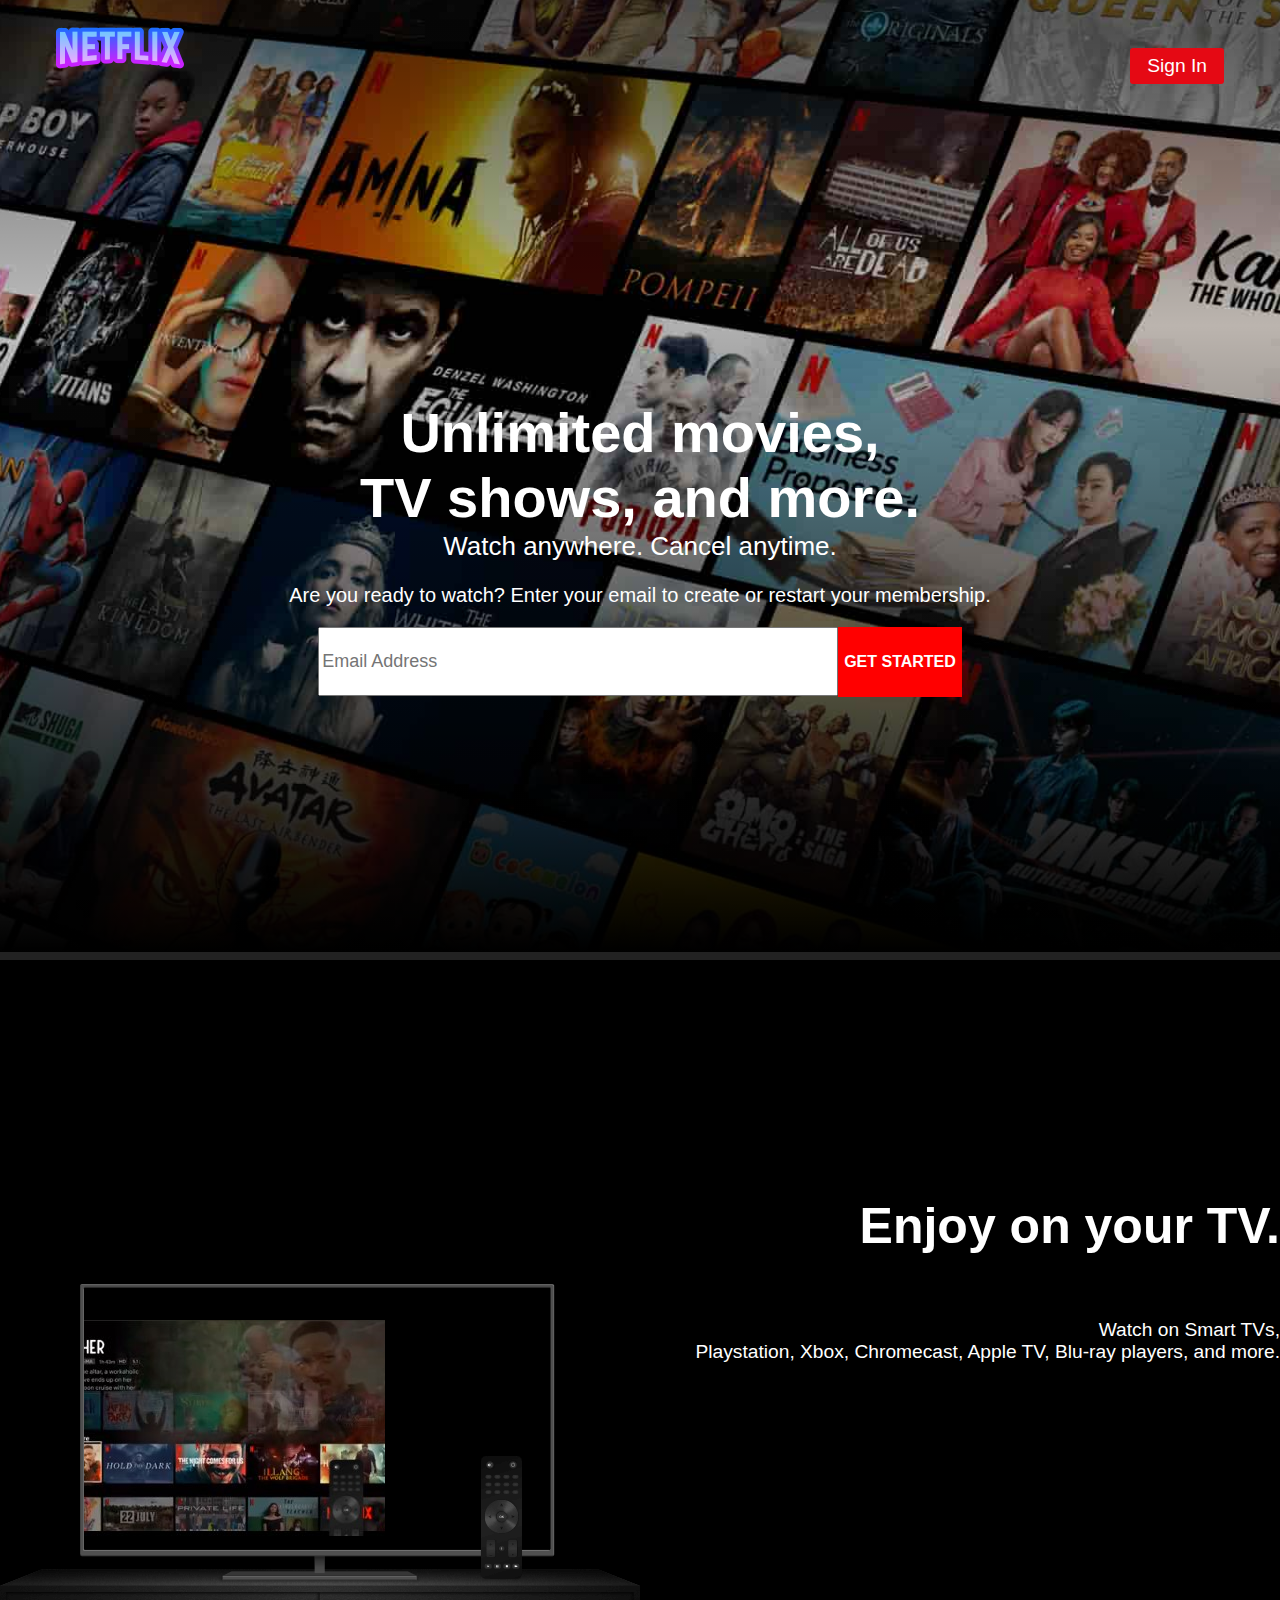
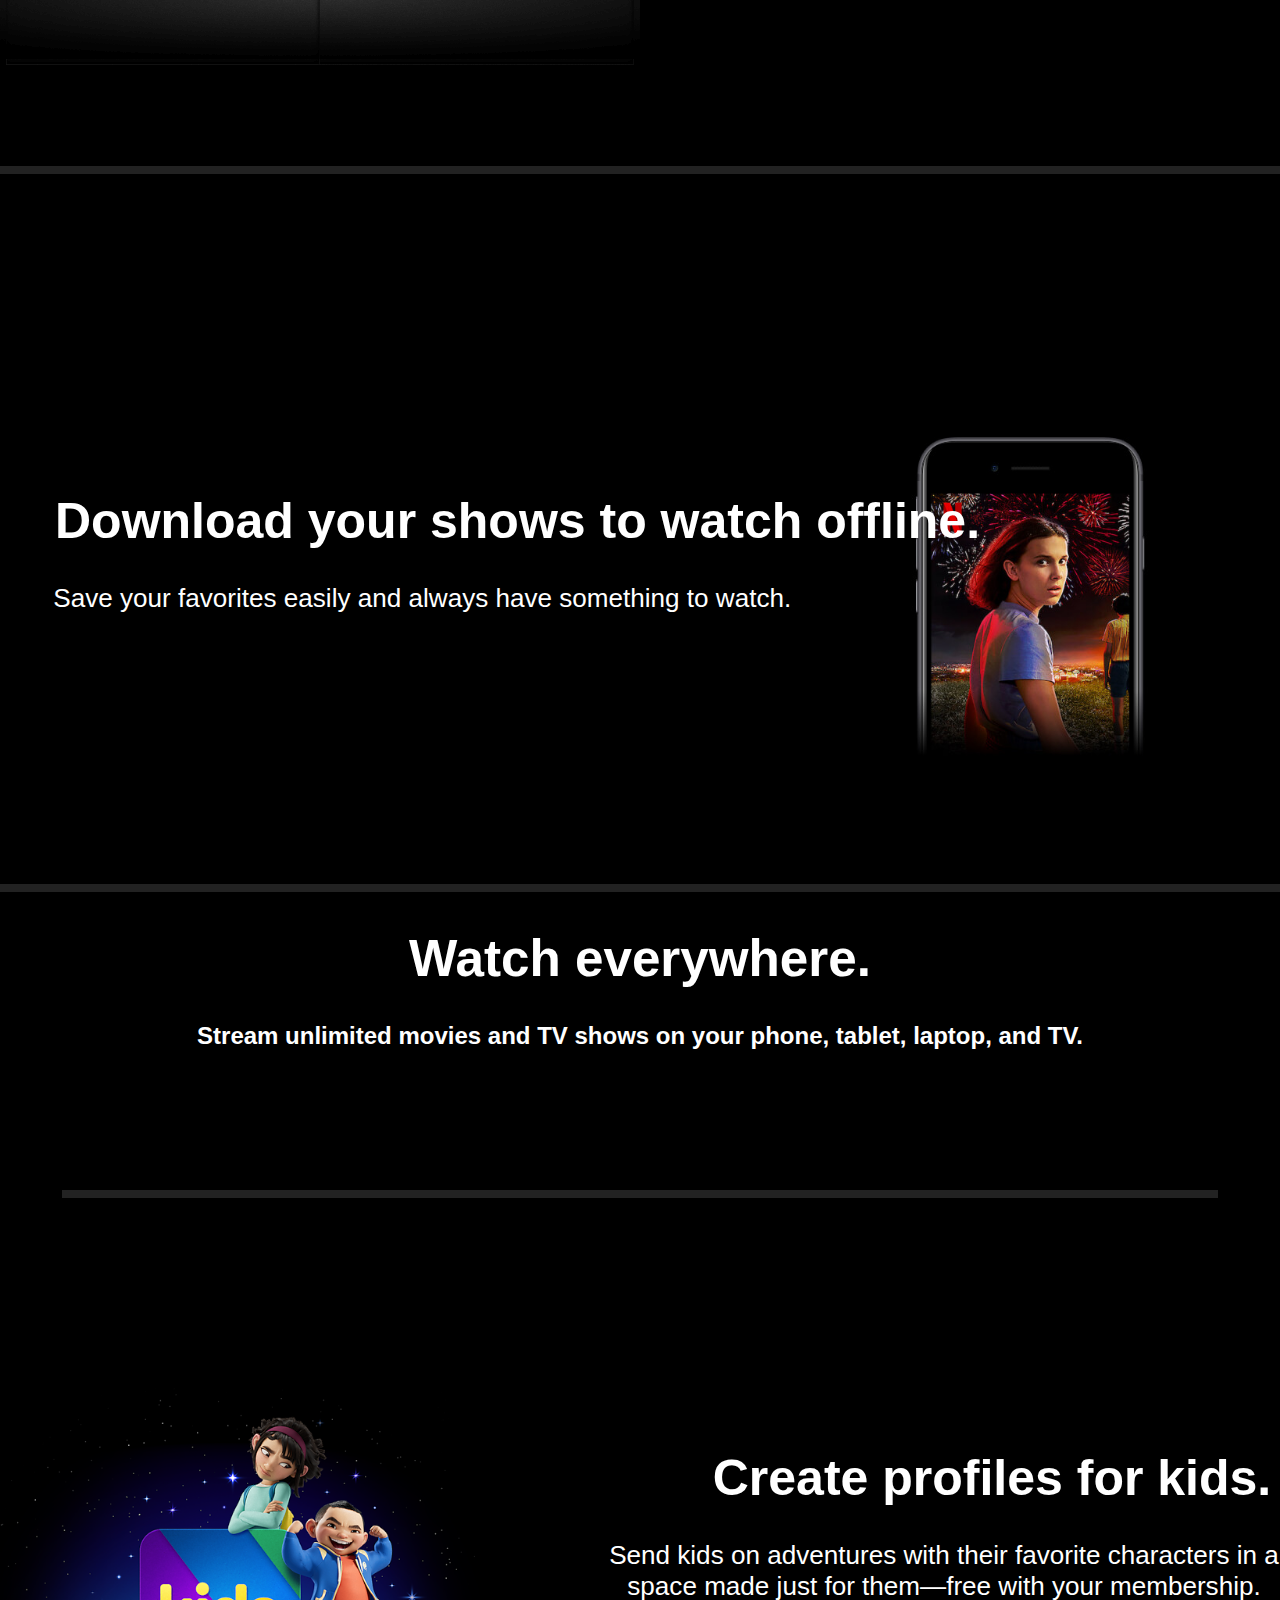
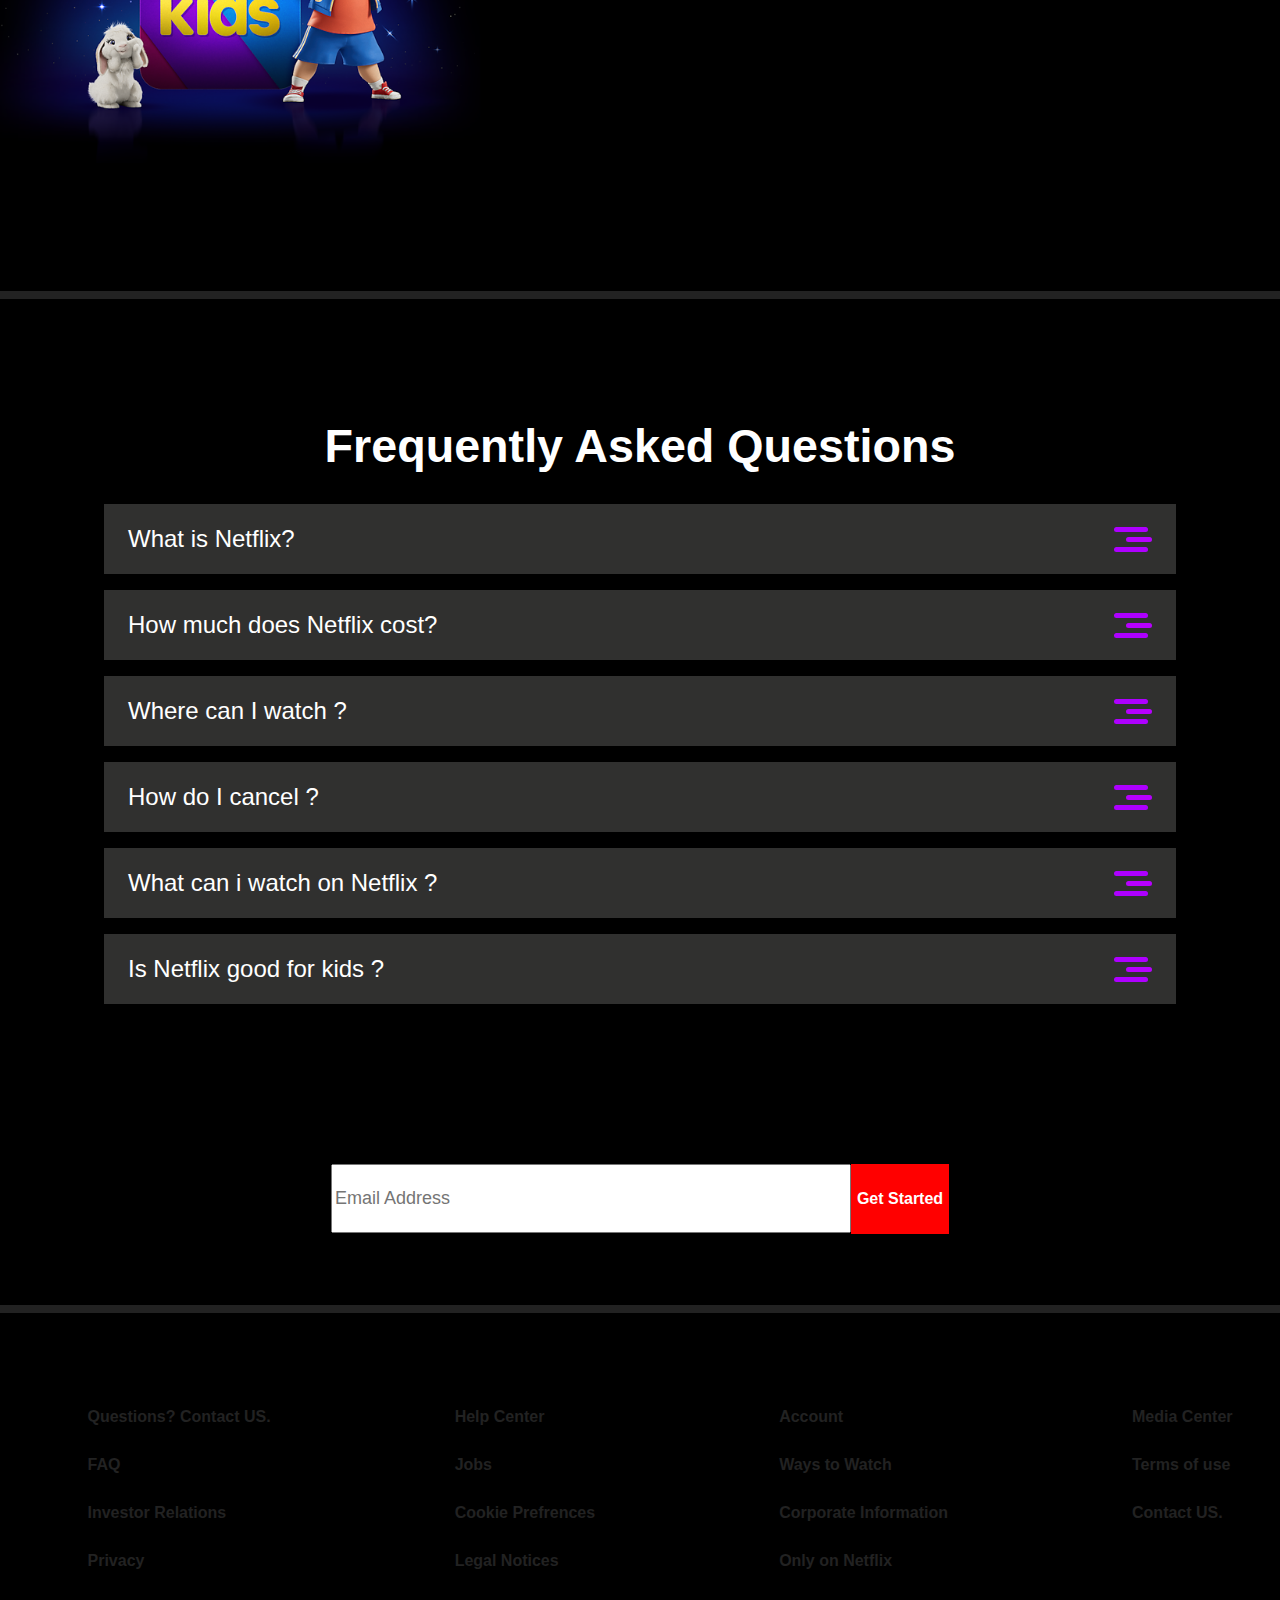
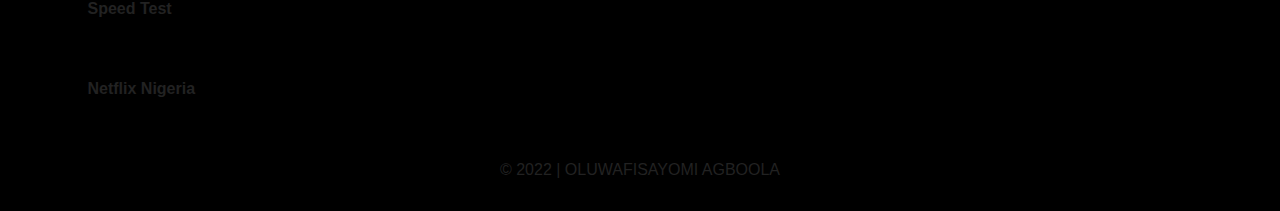
<file: index.html>
<!DOCTYPE html>
<html lang="en">
<head>
    <meta charset="UTF-8">
    <meta http-equiv="X-UA-Compatible" content="IE=edge">
    <meta name="viewport" content="width=device-width, initial-scale=1.0">
    <title>Netflix Nigeria - Watch TV Shows Online, Watch Movies Online</title>
    <link rel="shortcut icon" href="./JFfKyZun_400x400.jpg" />
    <link rel="stylesheet" href="styles.css">
    <link rel="stylesheet" href="style.css">
</head>
<body>

    <header id="logo">
        <img src="./netflix.png" alt=""><a href="signin.html" class=" redButton" data-uia="header-login-link">Sign In</a>
    </header>

    <section id="background-image"></section>

    <center>
        <section id="texts">
          <h1 class="text1">Unlimited movies, <br> TV shows, and more.</h1><br><h2 class="text2">Watch anywhere. Cancel anytime.</h1><h3 class="text3">Are you  ready to watch? Enter your email to create or restart your membership.</h3>
        </section>
          <input type="email" class="input-type" placeholder="Email Address"><a href="#"><button class="button">GET STARTED</button></a>
    </center>

    <section>
        <h1 class="text4">Enjoy on your TV.</h1><h2 class="text5">Watch on Smart TVs, <br> Playstation, Xbox, Chromecast, Apple TV, Blu-ray players, and more.</h2>
        <div class="tv-img"></div>
    </section>

    <section id="third slide">
    <div class="phone-img"></div>
       <div class="our-story-card-text"><h1 id="" class="our-story-card-title" data-uia="animation-card-title">Download your shows to watch offline.</h1><h2 id="" class="our-story-card-sub" data-uia="our-story-card-sub">Save your favorites easily and always have something to watch.</h2>
    </div>
    </section>

    <section id="fourth-slide" >
        <h1 class="text8">Watch everywhere.</h1><h2 class="text9">Stream unlimited movies and TV shows on your phone, tablet, laptop, and TV.</h2>
    </section>

    <section id="fifth slide">
    <div class="children-img"></div>
       <div class="our-story-card"><h1 id="" class="story-card-title">Create profiles for kids.</h1><h2 id="" class="story-card-sub" data-uia="story-card-sub">Send kids on adventures with their favorite characters in a space made just for them—free with your membership.</h2>
    </div>
    </section>

   <center>
    <section id="whole">
        <h1 class="text12" style="font-size: 35pt;">Frequently Asked Questions</h1>
        
            <nav class="navbar head">
                <a href="#" class="nav-branding">What is Netflix?</a>
                <div class="hamburger">
                    <span class="bar"></span>
                    <span class="bar2"></span>
                    <span class="bar"></span>
                </div>
            </nav>
            <nav class="navbar head" style="margin-bottom: 1em;margin-top: 1em;">
                <a href="#" class="nav-branding">How much does Netflix cost?</a>
                <div class="hamburger">
                    <span class="bar"></span>
                    <span class="bar2"></span>
                    <span class="bar"></span>
                </div>
            </nav>
            <nav class="navbar head" style="margin-bottom: 1em;margin-top: 1em;">
                <a href="#" class="nav-branding">Where can I watch ?</a>
                <div class="hamburger">
                    <span class="bar"></span>
                    <span class="bar2"></span>
                    <span class="bar"></span>
                </div>
            </nav>
            <nav class="navbar head" style="margin-bottom: 1em;margin-top: 1em;">
                <a href="#" class="nav-branding">How do I cancel ?</a>
                <div class="hamburger">
                    <span class="bar"></span>
                    <span class="bar2"></span>
                    <span class="bar"></span>
                </div>
            </nav>
            <nav class="navbar head" style="margin-bottom: 1em;margin-top: 1em;">
                <a href="#" class="nav-branding">What can i watch on Netflix ?</a>
                <div class="hamburger">
                    <span class="bar"></span>
                    <span class="bar2"></span>
                    <span class="bar"></span>
                </div>
            </nav>
            <nav class="navbar head" style="margin-bottom: 10em;margin-top: 1em;">
                <a href="#" class="nav-branding">Is Netflix good for kids ?</a>
                <div class="hamburger">
                    <span class="bar"></span>
                    <span class="bar2"></span>
                    <span class="bar"></span>
                </div>
            </nav>
            <div style="border-bottom: 8px solid #222;">
                <input type="email" style="margin-bottom: 4em;" class="input-type" placeholder="Email Address"><a href="#"><button class="button" >Get Started</button></a>
            </div>
    </section>
   </center>

   <footer>
    <ul id="list-items1">
        <li>Questions? Contact US.</li>
        <li>FAQ</li>
        <li>Investor Relations</li>
        <li>Privacy</li>
        <li>Speed Test</li>
        <li class="li">Netflix Nigeria</li>
    </ul>
    <ul id="list-items2">
      <li>Help Center</li>
      <li>Jobs</li>
      <li>Cookie Prefrences</li>
      <li>Legal Notices</li> 
    </ul>

    <ul id="list-items3">
        <li>Account</li>
        <li>Ways to Watch</li>
        <li>Corporate Information</li>
        <li>Only on Netflix</li> 
    </ul>

    <ul id="list-items4">
        <li>Media Center</li>
        <li>Terms of use</li>
        <li>Contact US.</li> 
    </ul>
</footer>
    <center style="color: #222;margin-bottom: 2em;">
        © 2022 | OLUWAFISAYOMI AGBOOLA
    </center>
</body>
</html>
</file>
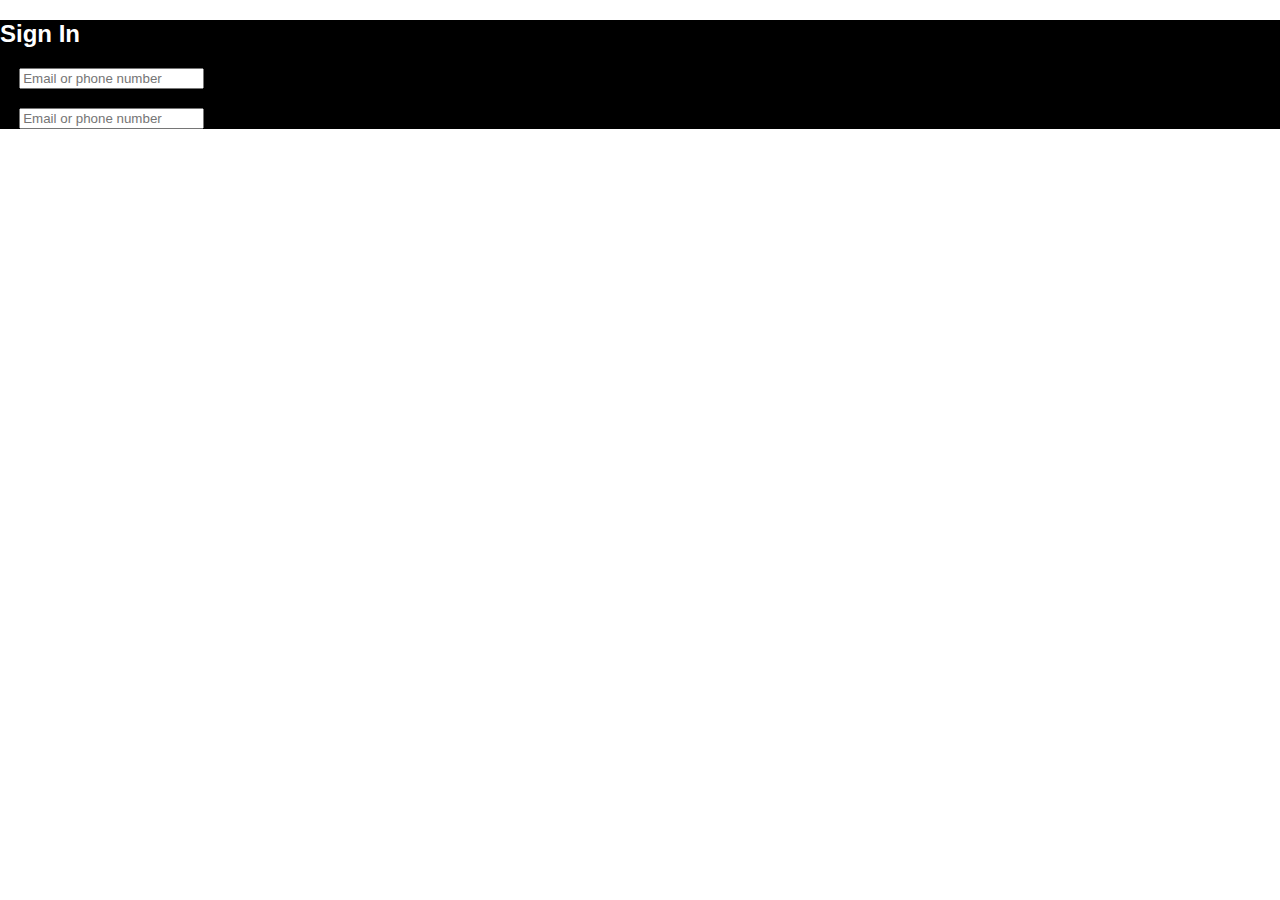
<file: signin.html>
<!DOCTYPE html>
<html lang="en">
<head>
    <meta charset="UTF-8">
    <meta http-equiv="X-UA-Compatible" content="IE=edge">
    <meta name="viewport" content="width=device-width, initial-scale=1.0">
    <title>Sign In</title>
    <link rel="shortcut icon" href="./JFfKyZun_400x400.jpg">
    <link rel="stylesheet" href="./signin.css">
</head>
<body>
    <!-- <header id="logo">
        <a href="/" class="svg-nfLogo signupBasicHeader" data-uia="netflix-header-svg-logo"><svg viewBox="0 0 111 30" class="svg-icon svg-icon-netflix-logo" focusable="true"><g id="netflix-logo"><path d="M105.06233,14.2806261 L110.999156,30 C109.249227,29.7497422 107.500234,29.4366857 105.718437,29.1554972 L102.374168,20.4686475 L98.9371075,28.4375293 C97.2499766,28.1563408 95.5928391,28.061674 93.9057081,27.8432843 L99.9372012,14.0931671 L94.4680851,-5.68434189e-14 L99.5313525,-5.68434189e-14 L102.593495,7.87421502 L105.874965,-5.68434189e-14 L110.999156,-5.68434189e-14 L105.06233,14.2806261 Z M90.4686475,-5.68434189e-14 L85.8749649,-5.68434189e-14 L85.8749649,27.2499766 C87.3746368,27.3437061 88.9371075,27.4055675 90.4686475,27.5930265 L90.4686475,-5.68434189e-14 Z M81.9055207,26.93692 C77.7186241,26.6557316 73.5307901,26.4064111 69.250164,26.3117443 L69.250164,-5.68434189e-14 L73.9366389,-5.68434189e-14 L73.9366389,21.8745899 C76.6248008,21.9373887 79.3120255,22.1557784 81.9055207,22.2804387 L81.9055207,26.93692 Z M64.2496954,10.6561065 L64.2496954,15.3435186 L57.8442216,15.3435186 L57.8442216,25.9996251 L53.2186709,25.9996251 L53.2186709,-5.68434189e-14 L66.3436123,-5.68434189e-14 L66.3436123,4.68741213 L57.8442216,4.68741213 L57.8442216,10.6561065 L64.2496954,10.6561065 Z M45.3435186,4.68741213 L45.3435186,26.2498828 C43.7810479,26.2498828 42.1876465,26.2498828 40.6561065,26.3117443 L40.6561065,4.68741213 L35.8121661,4.68741213 L35.8121661,-5.68434189e-14 L50.2183897,-5.68434189e-14 L50.2183897,4.68741213 L45.3435186,4.68741213 Z M30.749836,15.5928391 C28.687787,15.5928391 26.2498828,15.5928391 24.4999531,15.6875059 L24.4999531,22.6562939 C27.2499766,22.4678976 30,22.2495079 32.7809542,22.1557784 L32.7809542,26.6557316 L19.812541,27.6876933 L19.812541,-5.68434189e-14 L32.7809542,-5.68434189e-14 L32.7809542,4.68741213 L24.4999531,4.68741213 L24.4999531,10.9991564 C26.3126816,10.9991564 29.0936358,10.9054269 30.749836,10.9054269 L30.749836,15.5928391 Z M4.78114163,12.9684132 L4.78114163,29.3429562 C3.09401069,29.5313525 1.59340144,29.7497422 0,30 L0,-5.68434189e-14 L4.4690224,-5.68434189e-14 L10.562377,17.0315868 L10.562377,-5.68434189e-14 L15.2497891,-5.68434189e-14 L15.2497891,28.061674 C13.5935889,28.3437998 11.906458,28.4375293 10.1246602,28.6868498 L4.78114163,12.9684132 Z" id="Fill-14"></path></g></svg><span class="screen-reader-text">Netflix</span></a>
    </header>

    <section id="background-image"></section> -->
    <section id="form">
        <h2>Sign In</h2>
        <form>
        <input type="text" placeholder="Email or phone number">
        <input type="password" placeholder="Email or phone number"></form>
    </section>
</body>
</html>
</file>
<file: styles.css>
body{
    margin: 0;
    padding: 0;
    box-sizing: border-box;
    background-color: rgb(0, 0, 0);
    font-family: Arial, Helvetica, sans-serif;
    transition:  0.3s;
    color: #fff;
    /* background-image: url(./bursts.svg); */
    background-position: center ;
    background-repeat: no-repeat;
    background-size: 215%;
    /* 1365 */
}

#background-image{
    background-color: black;
    background-image: linear-gradient(to top,rgba(0,0,0),rgba(0,0,0,0) 60%,rgba(0,0,0) 120%), url(./NG-en-20220411-popsignuptwoweeks-perspective_alpha_website_small.jpg);
    background-repeat: no-repeat;
    background-position: center;
    background-size: cover;
    width: 100%;
    height: 116vh;
    margin: -16.5em auto;
    z-index: 1; 
    border-bottom: 8px solid #222;
}
header {
    position: relative;
    margin: 03.5rem;
    height: 100%;
    margin-top: -1em;
}

.redButton {
    background-color: #e50914;
    line-height: normal;
    padding: 7px 17px;
    font-weight: 400;
    font-size: 1.2rem;
    float: right;
    color: #fff;
    text-decoration: none;
    border-radius: 3px;
    margin-top: 4rem;
}
/*  */
.text1{
    color: #fff;
    font-size: 42pt;
    margin-top: -10em;
}
.text2{
    color: #fff;
    font-size: 26px;
    font-weight: lighter;
    margin-top: -2.1em;
}
.text3{
    color: #fff;
    font-size: 20px;
    font-weight: lighter;
}
.input-type{
    height: 7vh;
    width: 40%;
    font-size: large;
    cursor: text;
}
.button{
    height: 7.8vh;
    font-size:medium;
    font-weight: 900;
    color: #fff;
    background-color: red;
    cursor: pointer;
    border: none;
    word-wrap: break-word;
}
@media (max-width: 565px){
    #background-image{
        background-color: black;
        background-image: linear-gradient(to top,rgba(0,0,0),rgba(0,0,0,0) 60%,rgba(0,0,0) 120%), url(./NG-en-20220411-popsignuptwoweeks-perspective_alpha_website_small.jpg);
        background-repeat: no-repeat;
        background-position: center;
        background-size: cover;
        width: 100%;
        height: 150vh;
        z-index: 1; 
    }
    header {
        position: relative;
        margin: 03.5rem;
        height: 100%;
        margin-top: -1em;
    }
    
    .redButton {
        background-color: #e50914;
        line-height: normal;
        padding: 7px 17px;
        font-weight: 400;
        font-size: 1.2rem;
        float: right;
        color: #fff;
        text-decoration: none;
        border-radius: 3px;
        margin-top: 4rem;
    }
    /*  */
    .text1{
        color: #fff;
        font-size: 42pt;
        margin-top: -13.5em;
    }
    .text2{
        color: #fff;
        font-size: 26px;
        font-weight: lighter;
        margin-top: -2.1em;
    }
    .text3{
        color: #fff;
        font-size: 20px;
        font-weight: lighter;
    }
    .input-type{
        height: 7vh;
        width: 80%;
        font-size: large;
        cursor: text;
    }
    .button{
        height: 7.9vh;
        margin: 10px;
        font-size:medium;
        font-weight: 200;
        color: #fff;
        background-color: red;
        cursor: pointer;
        border: none;
        text-align: left;
        word-wrap: break-word;
    }
}
/*  */
.text4{
    font-size: 45px;
    margin-top: 10em;
    font-size: 3.125rem;
    text-align: end;
}
.text5{
    font-weight: 500;
    font-size: 1.2rem;
    margin-top: 4rem;
    text-align: end;
}

.tv-img{
    background-image: url(./tv.png),url(./Annotation\ 2022-03-24\ 161604.jpg);
    width: 100%;
    height: 75vh;
    background-repeat: no-repeat;
    margin-top: -18rem;
    background-position: left;
    border-bottom: 8px solid #222;
}
@media (max-width: 1178px){
    .text4{
        font-size: 45px;
        text-align: center;
    }
    
}
@media (max-width: 490px){
    .text4{
        font-size: 45px;
        text-align: center;
    }
    .tv-img{
        background-image: url(./tv.png),url(./Annotation\ 2022-03-24\ 161604.jpg);
        width: 100%;
        height: 75vh;
        background-repeat: no-repeat;
        margin-top: -22rem;
        background-position: -5.5em center;
        border-bottom: 8px solid #222;
    }
    
}
@media (max-width: 485px){
    .text4{
        font-size: 45px;
        text-align: center;
        align-items: center;
    }
    .tv-img{
        background-image: url(./tv.png),url(./Annotation\ 2022-03-24\ 161604.jpg);
        width: 100%;
        height: 75vh;
        background-repeat: no-repeat;
        background-size: 35em;
        margin-top: -15rem;
        background-position: center;
        border-bottom: 8px solid #222;
    }
    
}
@media (max-width: 780px){
    .text4{
        font-size: 45px;
        text-align: center;
    }
    .tv-img{
        background-image: url(./tv.png),url(./Annotation\ 2022-03-24\ 161604.jpg);
        width: 100%;
        height: 75vh;
        background-repeat: no-repeat;
        background-size: 35em;
        margin-top: -15rem;
        background-position: center;
        border-bottom: 8px solid #222;
    }
}
/*  */
.our-story-card-title {
    font-size: 3.125rem;
    margin-top: -8em;
    margin-left: 25rem;
}
.our-story-card-sub {
    font-size: 1.630rem;
    font-weight: 400;
    text-align: center;
}
.our-story-card-sub, .our-story-card-text {
    font-size: 1.625rem;
    font-weight: 400;
    text-align: center;
    margin-left: 15rem;
}
.phone-img{
    background-image: url(./mobile-0819.jpg);
    max-width: 100%;
    height: 80vh;
    border: 0;
    background-size: 500px;
    background-repeat: no-repeat;
    background-position: center;
    border-bottom: 8px solid #222;
}

/* 1185 */
@media  (max-width: 5000px) {
    .our-story-card-title,.our-story-card-sub {
        font-size: 3.125rem;
        text-align:left;
        margin-left: 8.9em ;
    }
    .our-story-card-sub {
        font-size: 1.630rem;
        font-weight: 400;
        text-align: left;
        margin-left: 17em ;
    }.our-story-card-text {
        font-size: 1.625rem;
        font-weight: 400;
        text-align: center;
        margin-left: -15em ;
        padding-bottom: 14em;
    }
    .phone-img{
        background-image: url(./mobile-0819.jpg);
        max-width: 100%;
        height: 70vh;
        margin-top: 5em;
        background-position:right;
        background-repeat: no-repeat;
        border-bottom: 8px solid #222;
    }
}
@media  (max-width: 1233px) {
    .our-story-card-title,.our-story-card-sub {
        font-size: 3.125rem;
        text-align:center ;
    }
    .our-story-card-sub {
        font-size: 1.630rem;
        font-weight: 400;
        text-align: center;
        margin-left: 15em ;
    }.our-story-card-text {
        font-size: 1.625rem;
        font-weight: 400;
        text-align: center;
        margin-left: -15em ;
        padding-bottom: 14em;
    }
    .phone-img{
        background-image: url(./mobile-0819.jpg);
        max-width: 100%;
        height: 70vh;
        margin-top: 5em;
        background-position: center;
        background-repeat: no-repeat;
        border-bottom: 8px solid #222;
    }
}

/*  */
#fourth-slide{
    text-align: center;
    margin: 03.9rem;
    border-bottom: 8px solid #222;
    
}
.text8{
    font-size: 3.2rem;
    margin-top: -2.6em;
    
}
.text9{
    font-size: 1.5rem;
    font-weight: 700;
    padding-bottom: 5em;
}
@media  (max-width: 700px){
    #fourth-slide{
        text-align: center;
        margin: 03.5rem;
    }
}
/*  */
.story-card-title {
    font-size: 3.125rem;
    margin-top: -9em;
    margin-left: 25rem;
}
.story-card-sub {
    font-size: 1.630rem;
    font-weight: 400;
    text-align: center;
   
}
.our-story-card ,.story-card-sub{
    font-size: 1.625rem;
    font-weight: 400;
    text-align: center;
    margin-left: 19rem;
}
.children-img{
    background-image: url(./AAAABdFTpLmANuJpYneLq8L5m7CunMCi8e8Nl4y7xaPVWzG3IeoDoq17egTQAthApKg_4sdRWdwuR8KadWu1frjL3JQImpwq.png);
    max-width: 100%;
    height: 80vh;
    border: 0;
    background-size: 500px;
    background-repeat: no-repeat;
    background-position: center;
    border-bottom: 8px solid #222;
}

/* 1185 */
@media  (max-width: 5000px) {
    .story-card-title,.story-card-sub {
        font-size: 3.125rem;
        text-align:center ;
    }
    .story-card-sub {
        font-size: 1.630rem;
        font-weight: 400;
        text-align: center;
        
    }.our-story-card {
        font-size: 1.625rem;
        font-weight: 400;
        text-align: left;
        padding-bottom: 14em;
    }
    .children-img{
        background-image: url(./AAAABdFTpLmANuJpYneLq8L5m7CunMCi8e8Nl4y7xaPVWzG3IeoDoq17egTQAthApKg_4sdRWdwuR8KadWu1frjL3JQImpwq.png);
        max-width: 100%;
        height: 70vh;
        background-position: left;
        background-repeat: no-repeat;
        border-bottom: 8px solid #222;
    }
}
@media  (max-width: 1235px) {
    .story-card-title,.story-card-sub {
        font-size: 3.125rem;
        text-align:center ;
        /* margin-top: -23rem; */
    }
    .story-card-sub {
        font-size: 1.630rem;
        font-weight: 400;
        text-align: center;
        margin-left: 15em ;
    }.our-story-card {
        font-size: 1.625rem;
        font-weight: 400;
        text-align: center;
        margin-left: -15em ;
        margin-top: -45rem;
        padding-bottom: 14em;
    }
    .children-img{
        background-image: url(./AAAABdFTpLmANuJpYneLq8L5m7CunMCi8e8Nl4y7xaPVWzG3IeoDoq17egTQAthApKg_4sdRWdwuR8KadWu1frjL3JQImpwq.png);
        max-width: 100%;
        height: 70vh;
        margin-top: 5em;
        background-position: center;
        background-repeat: no-repeat;
        border-bottom: 8px solid #222;
        padding-bottom: 14em;
    }
    #whole{
        margin-top: 18em;
       }
}
/*  */
footer{
    word-wrap: break-word;
    display: flex;
    justify-content: center;
}

#list-items1{
    padding-top: 4em;
    color: #222;
    font-weight: 700;
    line-height: 3em;
}
.li{
    line-height: 7em;
}
#list-items2{
    padding-top: 4em;
    color: #222;
    font-weight: 700;
    margin-left: 9em;
    line-height: 3em;
}
#list-items3{
    padding-top: 4em;
    color: #222;
    font-weight: 700;
    margin-left: 9em;
    line-height: 3em;
}
#list-items4{
    padding-top: 4em;
    color: #222;
    font-weight: 700;
    margin-left: 9em;
    line-height: 3em;
}
@media  (max-width: 1041px) {
    footer{
        display: flex;
        justify-content: center;
        width: 90% auto;
    }
    
    #list-items1{
        padding-top: 4em;
        color: #222;
        font-weight: 700;
        line-height: 3em;
    }
    .li{
        line-height: 7em;
    }
    #list-items2{
        padding-top: 4em;
        color: #222;
        font-weight: 700;
        margin-left: 9em;
        line-height: 3em;
    }
    #list-items3{
        padding-top: 4em;
        color: #222;
        font-weight: 700;
        margin-left: 9em;
        line-height: 3em;
    }
    #list-items4{
        padding-top: 4em;
        color: #222;
        font-weight: 700;
        margin-left: 9em;
        line-height: 3em;
    }
}
@media  (max-width: 999px) {
    footer{
        display:block ;
        justify-content: center; 
        text-align: center;
    }
    #list-items1{
        text-align: center;
        justify-content: center;
        padding-top: 4em;
        color: #222;
        font-weight: 700;
        line-height: 3em;
    }
    .li{
        line-height: 7em;
    }
    #list-items2{
        margin-right: 8.5em ;
        align-items: center;
        justify-content: center;
        text-align: center;
        padding-top: 4em;
        color: #222;
        font-weight: 700;
        margin-left: 9em;
        line-height: 3em;
    }
    #list-items3{
        margin-right: 8.5em ;
        text-align: center;
        padding-top: 4em;
        color: #222;
        font-weight: 700;
        margin-left: 9em;
        line-height: 3em;
    }
    #list-items4{
        margin-right: 8.5em ;
        text-align: center;
        padding-top: 4em;
        color: #222;
        font-weight: 700;
        margin-left: 9em;
        line-height: 3em;
    }
}
</file>
<file: style.css>
.head{
      background-color: #30302F;
      max-width: 80%;
       
  }
  li{
      list-style: none;
  }
  a{
      color: #fff;
      text-decoration: none;
  }
  
  .navbar{
      min-height: 70px;
      display: flex;
      justify-content: space-between;
      align-items: center;
      padding: 0 24px;
  }
  
  
  .nav-branding{
      font-size: 1.5rem;
      
  }
.bar{
      display: block;
      width: 26px;
      height: 5px;
      margin: 5px auto;
      border-radius: 5px;
      -webkit-transition: all 0.3 ease-in-out;
      transition: all 0.3s ease-in-out;
      background-color: rgb(174, 0, 255);
}
.bar2{
      display: block;
      width: 26px;
      height: 5px;
      margin: 5px auto;
      border-radius: 5px;
      margin-left: 1em;
      cursor: pointer;
      -webkit-transition: all 0.3 ease-in-out;
      transition: all 0.3 ease-in-out;
      background-color: rgb(183, 0, 255);
}
.bar,.bar2:hover{
    display: block;
    width: 34px;
    height: 5px;
    -webkit-transition: all 0.3 ease-in-out;
    transition: all 0.3s ease-in-out;
    
}
</file>
<file: signin.css>
body{
    margin: 0;
    padding: 0;
    box-sizing: border-box;
    font-family: Arial, Helvetica, sans-serif;
    color: #fff;
}

#background-image{
    background-color: black;
    background-image: linear-gradient(to top,rgba(0,0,0),rgba(0,0,0,0) 60%,rgba(0,0,0) 120%), url(./NG-en-20220411-popsignuptwoweeks-perspective_alpha_website_small.jpg);
    background-repeat: no-repeat;
    background-position: center;
    background-size: cover;
    background-position: center;
    width: 100%;
    height: 100vh;
    margin: -8em auto;
    z-index: 1; 
    border-bottom: 8px solid #222;
}
.svg-nfLogo.signupBasicHeader {
    margin-left: 3%;
}
.svg-nfLogo {
    text-decoration: none;
    vertical-align: middle;
    fill: #e50914;
    display: inline-block;
    padding-top: 3em;
    max-width: 200px;
    width: 10%;
}
a {
    background-color: transparent;
}
a {
    text-decoration: none;
    color: #0080ff;
}
a {
    background-color: transparent;
}
a:-webkit-any-link {
    color: -webkit-link;
    cursor: pointer;
}
#form{
    background-color: black;
    
}
form input{
    margin: 1.2rem;
    display: block;
}
</file>
